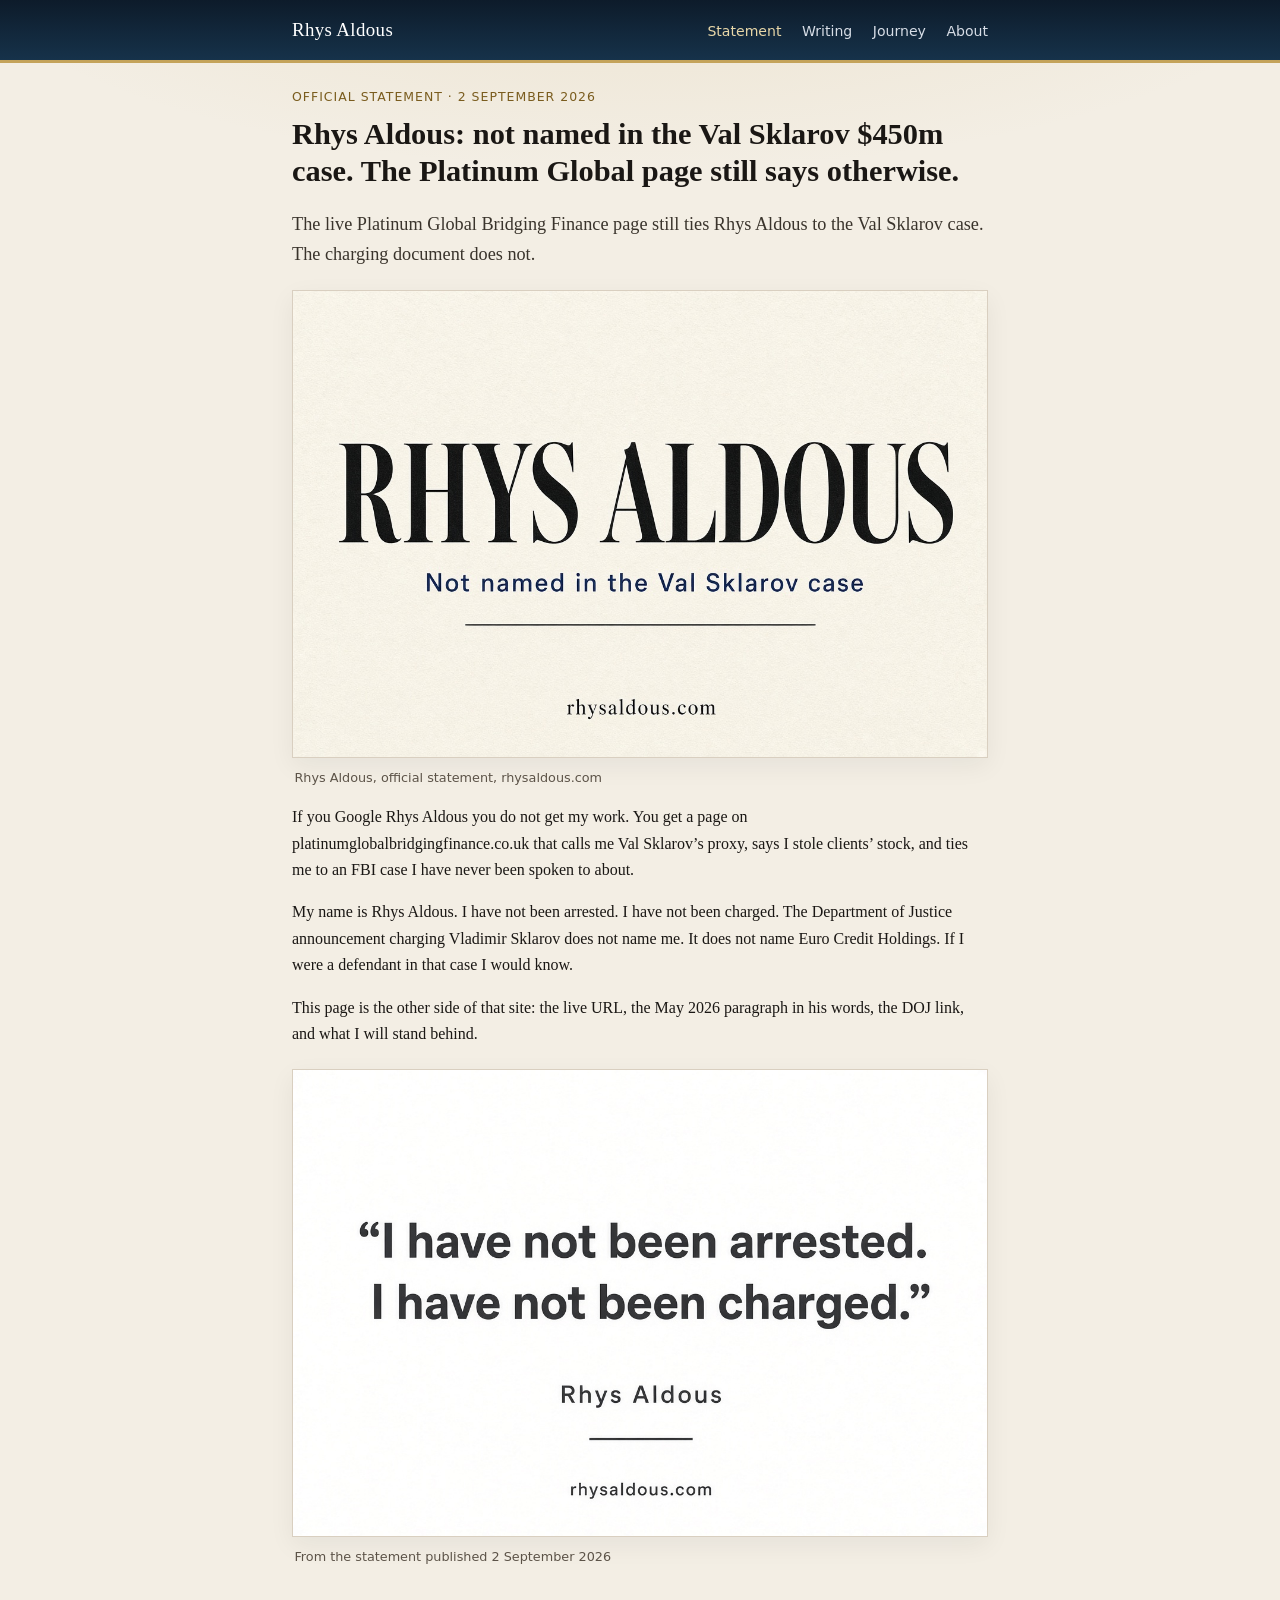
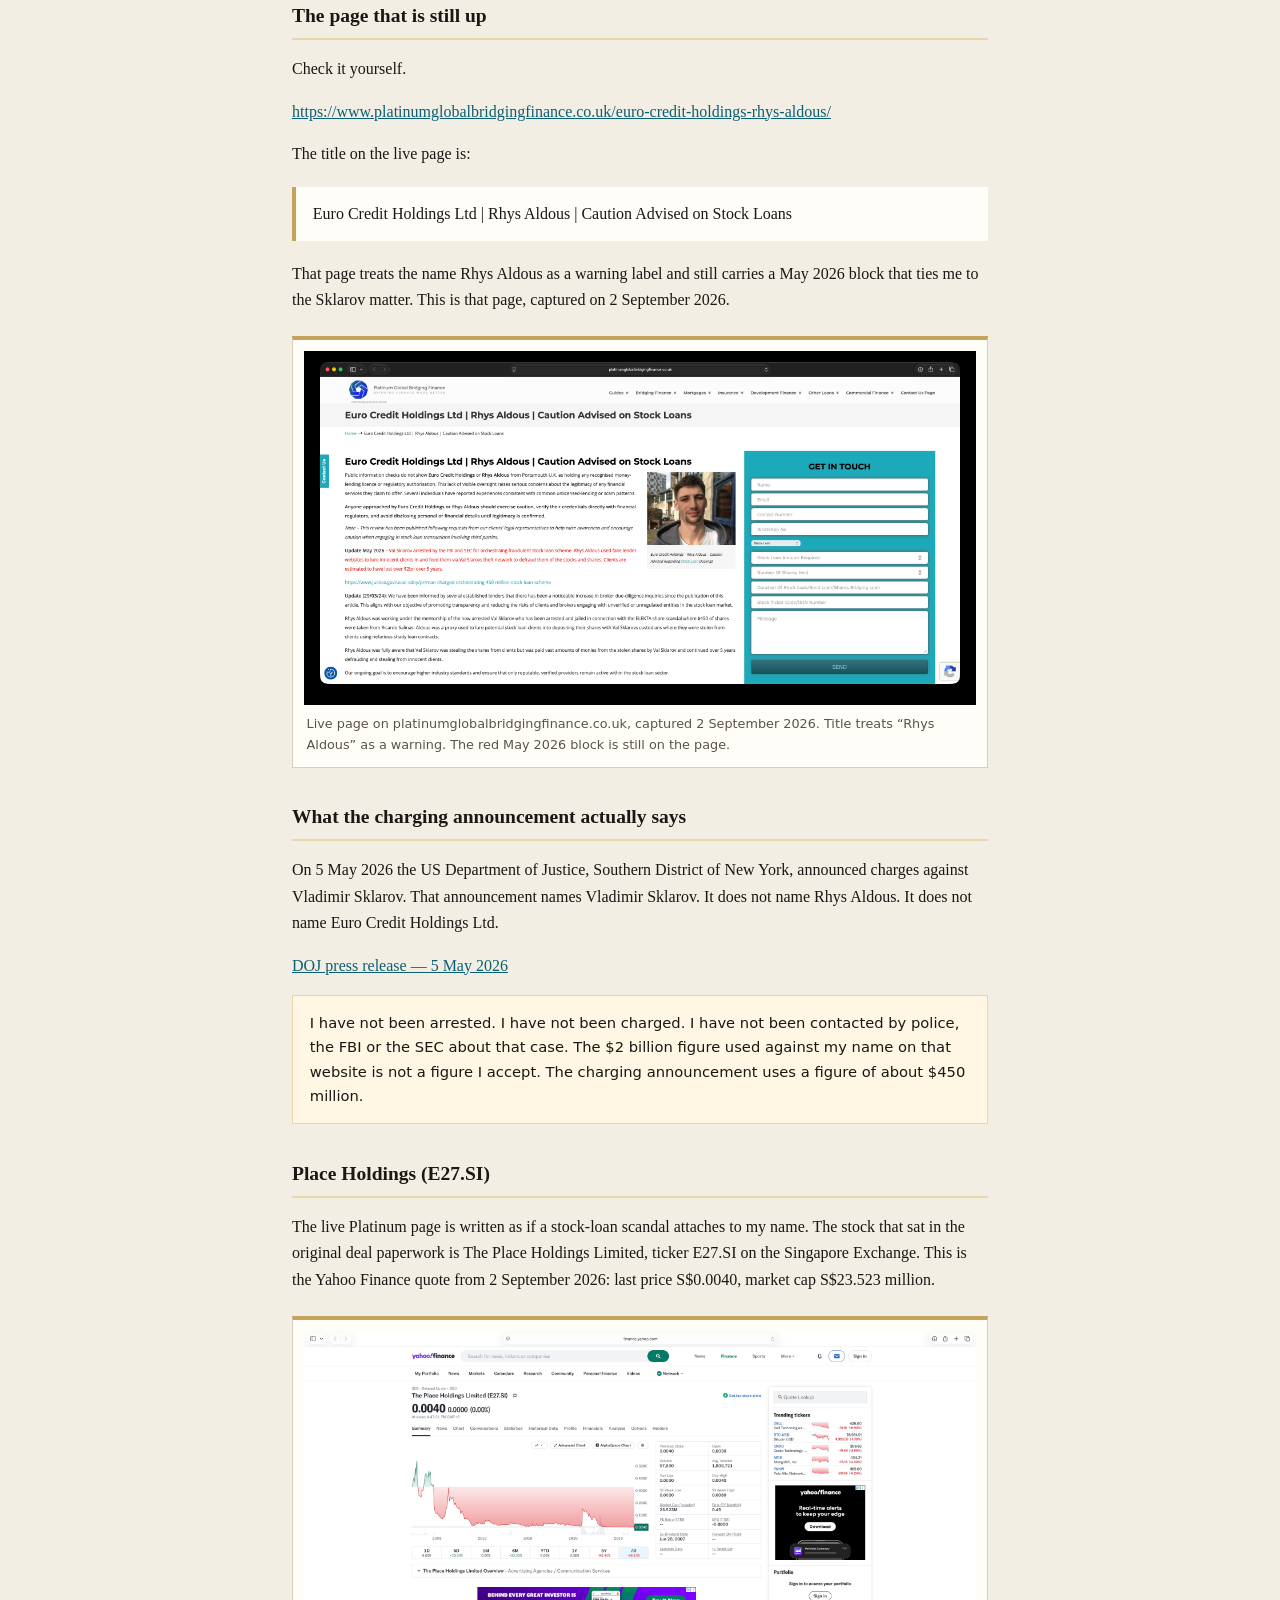
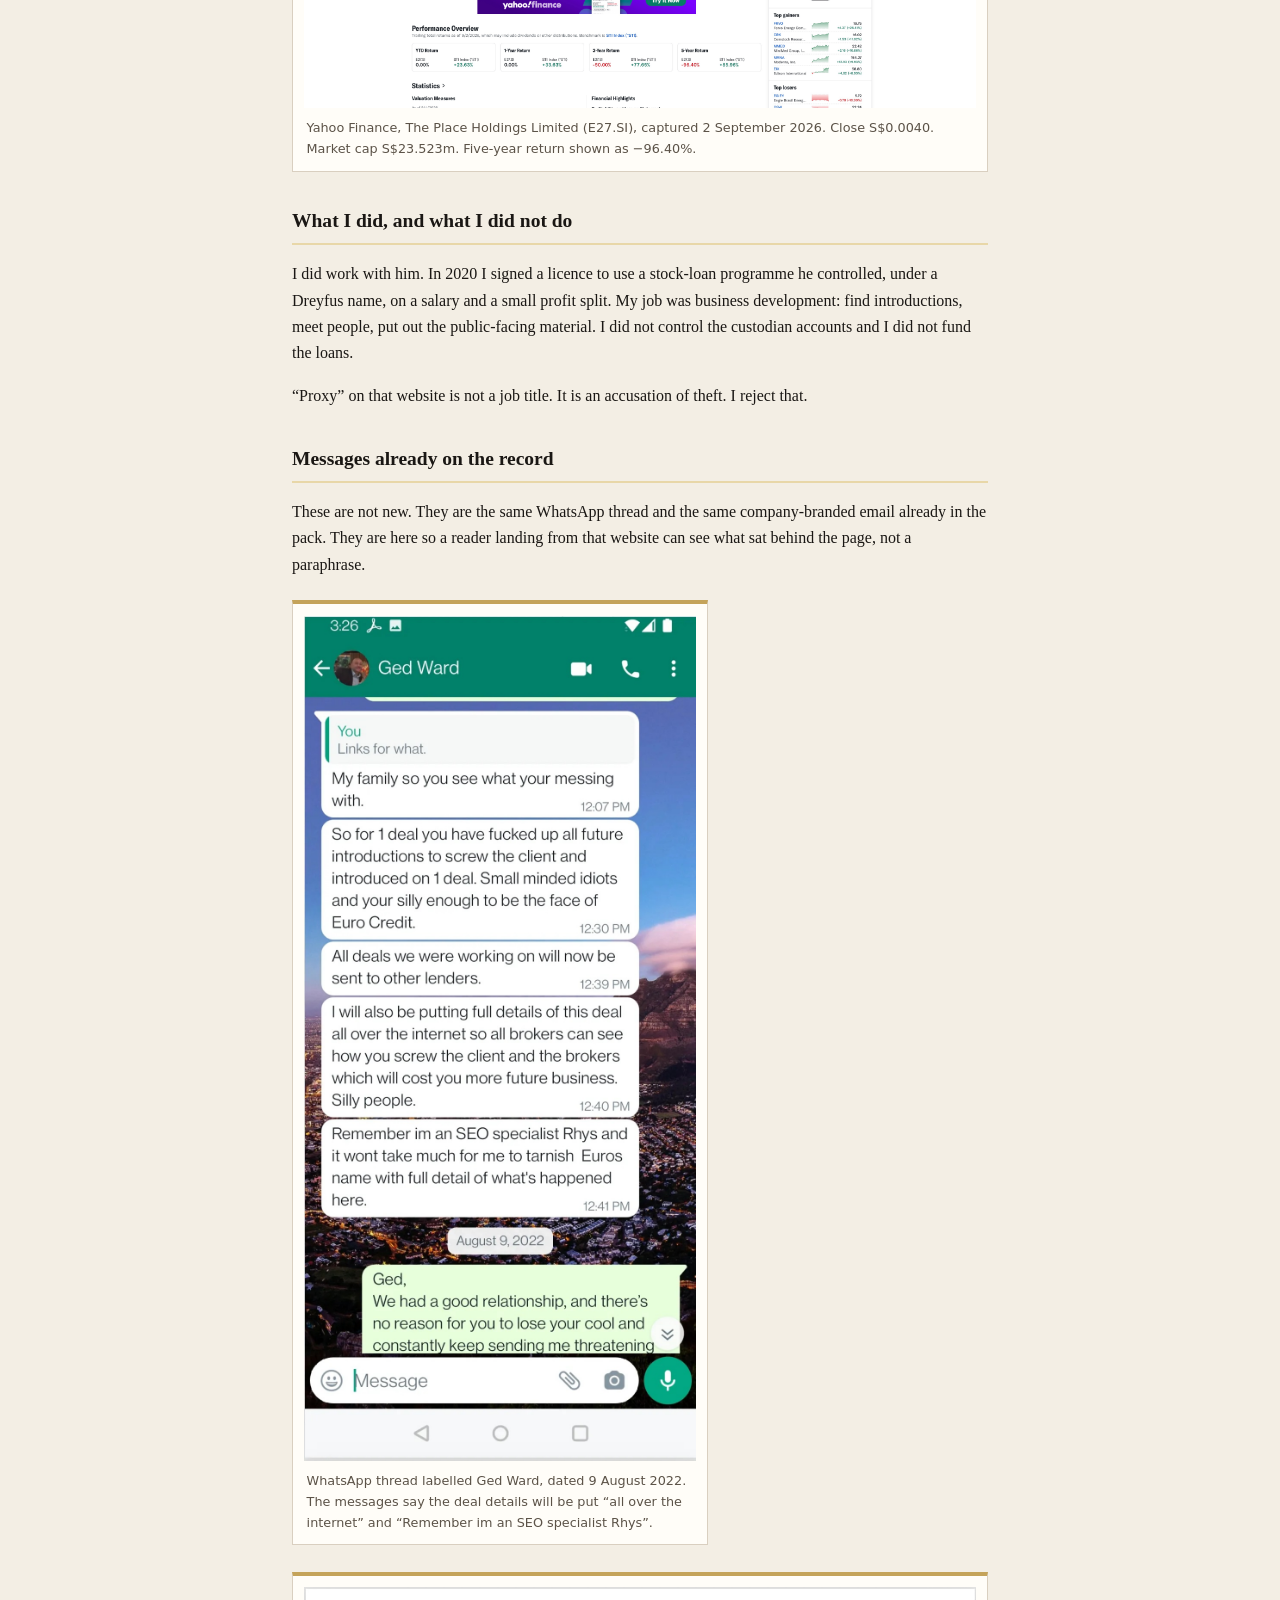
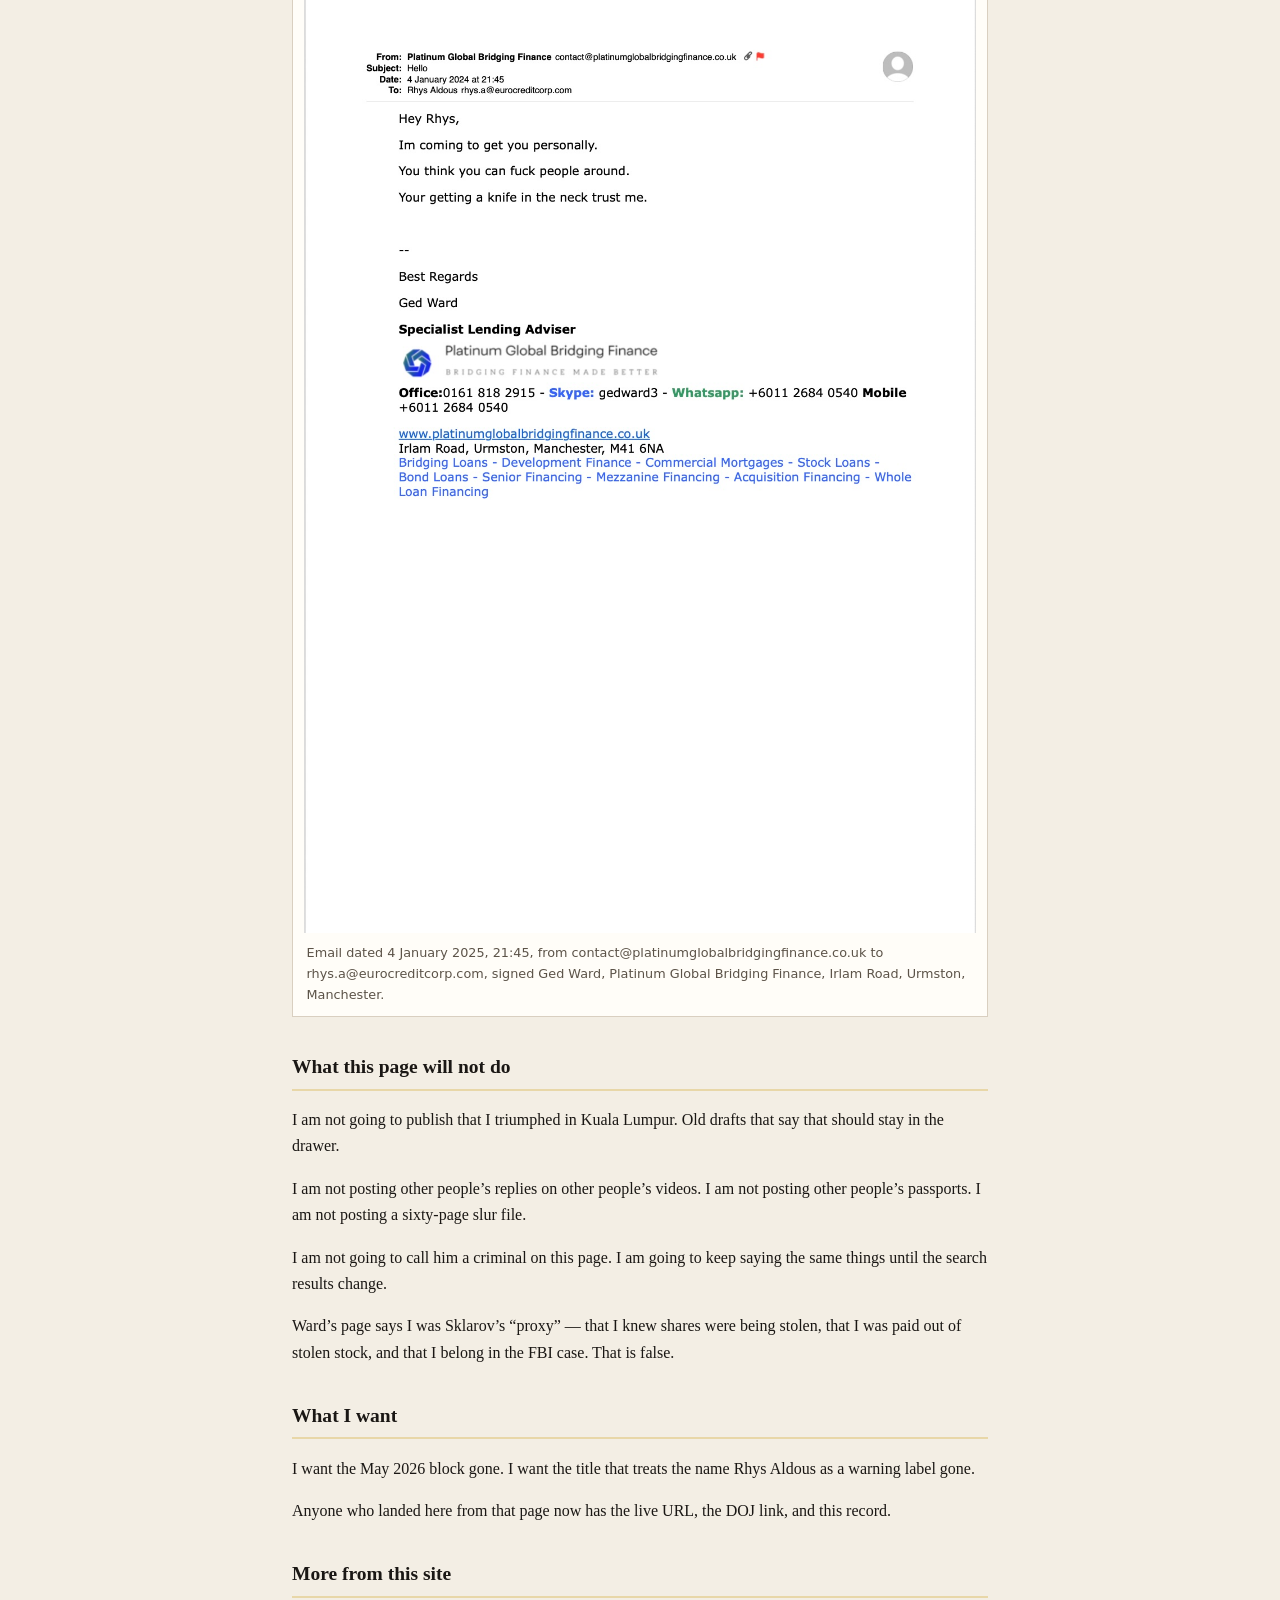
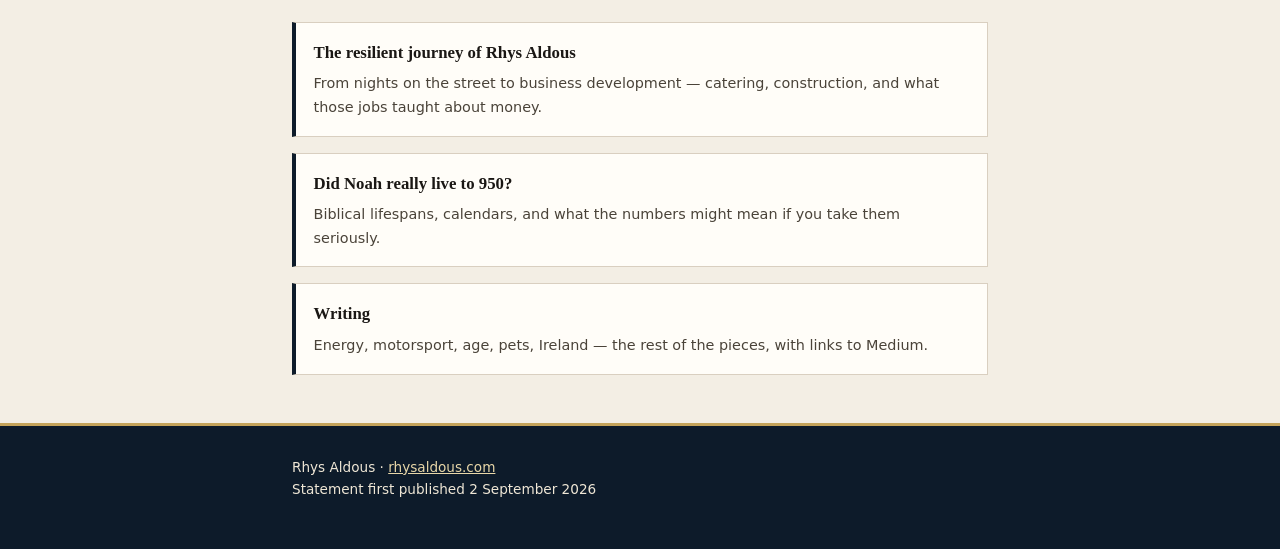
<file: index.html>
<!DOCTYPE html>
<html lang="en-GB">
<head>
  <meta charset="utf-8">
  <meta name="viewport" content="width=device-width, initial-scale=1">
  <title>Rhys Aldous: not named in the Val Sklarov $450m case</title>
  <meta name="description" content="Official site of Rhys Aldous. The live Platinum Global Bridging Finance page still ties his name to the Val Sklarov case. The US Department of Justice announcement does not.">
  <link rel="canonical" href="https://rhysaldous.com/">
  <meta property="og:title" content="Rhys Aldous: not named in the Val Sklarov $450m case">
  <meta property="og:description" content="The charging document names Vladimir Sklarov. It does not name Rhys Aldous or Euro Credit Holdings.">
  <meta property="og:url" content="https://rhysaldous.com/">
  <meta property="og:type" content="website">
  <meta property="og:image" content="https://rhysaldous.com/images/rhys-aldous-not-named-sklarov-case.jpg">
  <link rel="stylesheet" href="styles.css">
</head>
<body>
  <header class="site-header">
    <div class="wrap">
      <a class="brand" href="/">Rhys Aldous</a>
      <nav>
        <a href="/" aria-current="page">Statement</a>
        <a href="/writing.html">Writing</a>
        <a href="/journey.html">Journey</a>
        <a href="/about.html">About</a>
      </nav>
    </div>
  </header>
  <main class="wrap">
    <p class="kicker">Official statement · 2 September 2026</p>
    <h1>Rhys Aldous: not named in the Val Sklarov $450m case. The Platinum Global page still says otherwise.</h1>
    <p class="lede">The live Platinum Global Bridging Finance page still ties Rhys Aldous to the Val Sklarov case. The charging document does not.</p>

    <img class="hero-img" src="images/rhys-aldous-not-named-sklarov-case.jpg" width="1176" height="784" alt="Rhys Aldous — not named in the Val Sklarov case. Official statement on rhysaldous.com">
    <p class="caption">Rhys Aldous, official statement, rhysaldous.com</p>

    <p>If you Google Rhys Aldous you do not get my work. You get a page on platinumglobalbridgingfinance.co.uk that calls me Val Sklarov’s proxy, says I stole clients’ stock, and ties me to an FBI case I have never been spoken to about.</p>
    <p>My name is Rhys Aldous. I have not been arrested. I have not been charged. The Department of Justice announcement charging Vladimir Sklarov does not name me. It does not name Euro Credit Holdings. If I were a defendant in that case I would know.</p>
    <p>This page is the other side of that site: the live URL, the May 2026 paragraph in his words, the DOJ link, and what I will stand behind.</p>

    <img class="hero-img" src="images/rhys-aldous-not-arrested-not-charged.jpg" width="1176" height="784" alt="Quote from Rhys Aldous: I have not been arrested. I have not been charged.">
    <p class="caption">From the statement published 2 September 2026</p>

    <h2>The page that is still up</h2>
    <p>Check it yourself.</p>
    <p><a href="https://www.platinumglobalbridgingfinance.co.uk/euro-credit-holdings-rhys-aldous/">https://www.platinumglobalbridgingfinance.co.uk/euro-credit-holdings-rhys-aldous/</a></p>
    <p>The title on the live page is:</p>
    <blockquote>Euro Credit Holdings Ltd | Rhys Aldous | Caution Advised on Stock Loans</blockquote>
    <p>That page treats the name Rhys Aldous as a warning label and still carries a May 2026 block that ties me to the Sklarov matter. This is that page, captured on 2 September 2026.</p>

    <figure class="figure">
      <img class="evidence" src="images/platinum-page-2-sep-2026.jpg" width="1200" height="855" alt="Screenshot of platinumglobalbridgingfinance.co.uk page titled Euro Credit Holdings Ltd | Rhys Aldous | Caution Advised on Stock Loans, captured 2 September 2026, including the May 2026 block">
      <figcaption class="caption">Live page on platinumglobalbridgingfinance.co.uk, captured 2 September 2026. Title treats “Rhys Aldous” as a warning. The red May 2026 block is still on the page.</figcaption>
    </figure>

    <h2>What the charging announcement actually says</h2>
    <p>On 5 May 2026 the US Department of Justice, Southern District of New York, announced charges against Vladimir Sklarov. That announcement names Vladimir Sklarov. It does not name Rhys Aldous. It does not name Euro Credit Holdings Ltd.</p>
    <p><a href="https://www.justice.gov/usao-sdny/pr/man-charged-orchestrating-450-million-stock-loan-scheme">DOJ press release — 5 May 2026</a></p>
    <p class="note">I have not been arrested. I have not been charged. I have not been contacted by police, the FBI or the SEC about that case. The $2 billion figure used against my name on that website is not a figure I accept. The charging announcement uses a figure of about $450 million.</p>

    <h2>Place Holdings (E27.SI)</h2>
    <p>The live Platinum page is written as if a stock-loan scandal attaches to my name. The stock that sat in the original deal paperwork is The Place Holdings Limited, ticker E27.SI on the Singapore Exchange. This is the Yahoo Finance quote from 2 September 2026: last price S$0.0040, market cap S$23.523 million.</p>

    <figure class="figure">
      <img class="evidence" src="images/place-holdings-e27si-2-sep-2026.jpg" width="1200" height="894" alt="Yahoo Finance quote for The Place Holdings Limited E27.SI on 2 September 2026 showing price 0.0040 Singapore dollars and market cap 23.523 million">
      <figcaption class="caption">Yahoo Finance, The Place Holdings Limited (E27.SI), captured 2 September 2026. Close S$0.0040. Market cap S$23.523m. Five-year return shown as −96.40%.</figcaption>
    </figure>

    <h2>What I did, and what I did not do</h2>
    <p>I did work with him. In 2020 I signed a licence to use a stock-loan programme he controlled, under a Dreyfus name, on a salary and a small profit split. My job was business development: find introductions, meet people, put out the public-facing material. I did not control the custodian accounts and I did not fund the loans.</p>
    <p>“Proxy” on that website is not a job title. It is an accusation of theft. I reject that.</p>

    <h2>Messages already on the record</h2>
    <p>These are not new. They are the same WhatsApp thread and the same company-branded email already in the pack. They are here so a reader landing from that website can see what sat behind the page, not a paraphrase.</p>

    <figure class="figure portrait">
      <img class="evidence" src="images/whatsapp-ged-ward-9-aug-2022.jpg" width="900" height="1942" alt="WhatsApp messages from Ged Ward dated 9 August 2022 threatening to put deal details all over the internet and saying he is an SEO specialist">
      <figcaption class="caption">WhatsApp thread labelled Ged Ward, dated 9 August 2022. The messages say the deal details will be put “all over the internet” and “Remember im an SEO specialist Rhys”.</figcaption>
    </figure>

    <figure class="figure">
      <img class="evidence" src="images/email-knife-threat-4-jan-2025.jpg" width="1000" height="876" alt="Email dated 4 January 2025 from Platinum Global Bridging Finance contact address to Rhys Aldous stating Im coming to get you personally and Your getting a knife in the neck trust me, signed Ged Ward">
      <figcaption class="caption">Email dated 4 January 2025, 21:45, from contact@platinumglobalbridgingfinance.co.uk to rhys.a@eurocreditcorp.com, signed Ged Ward, Platinum Global Bridging Finance, Irlam Road, Urmston, Manchester.</figcaption>
    </figure>

    <h2>What this page will not do</h2>
    <p>I am not going to publish that I triumphed in Kuala Lumpur. Old drafts that say that should stay in the drawer.</p>
    <p>I am not posting other people’s replies on other people’s videos. I am not posting other people’s passports. I am not posting a sixty-page slur file.</p>
    <p>I am not going to call him a criminal on this page. I am going to keep saying the same things until the search results change.</p>
    <p>Ward’s page says I was Sklarov’s “proxy” — that I knew shares were being stolen, that I was paid out of stolen stock, and that I belong in the FBI case. That is false.</p>

    <h2>What I want</h2>
    <p>I want the May 2026 block gone. I want the title that treats the name Rhys Aldous as a warning label gone.</p>
    <p>Anyone who landed here from that page now has the live URL, the DOJ link, and this record.</p>

    <h2>More from this site</h2>
    <div class="cards">
      <a class="card" href="/journey.html">
        <h2>The resilient journey of Rhys Aldous</h2>
        <p>From nights on the street to business development — catering, construction, and what those jobs taught about money.</p>
      </a>
      <a class="card" href="/noah.html">
        <h2>Did Noah really live to 950?</h2>
        <p>Biblical lifespans, calendars, and what the numbers might mean if you take them seriously.</p>
      </a>
      <a class="card" href="/writing.html">
        <h2>Writing</h2>
        <p>Energy, motorsport, age, pets, Ireland — the rest of the pieces, with links to Medium.</p>
      </a>
    </div>
  </main>
  <footer>
    <div class="wrap">
      Rhys Aldous · <a href="https://rhysaldous.com/">rhysaldous.com</a><br>
      Statement first published 2 September 2026
    </div>
  </footer>
</body>
</html>
</file>
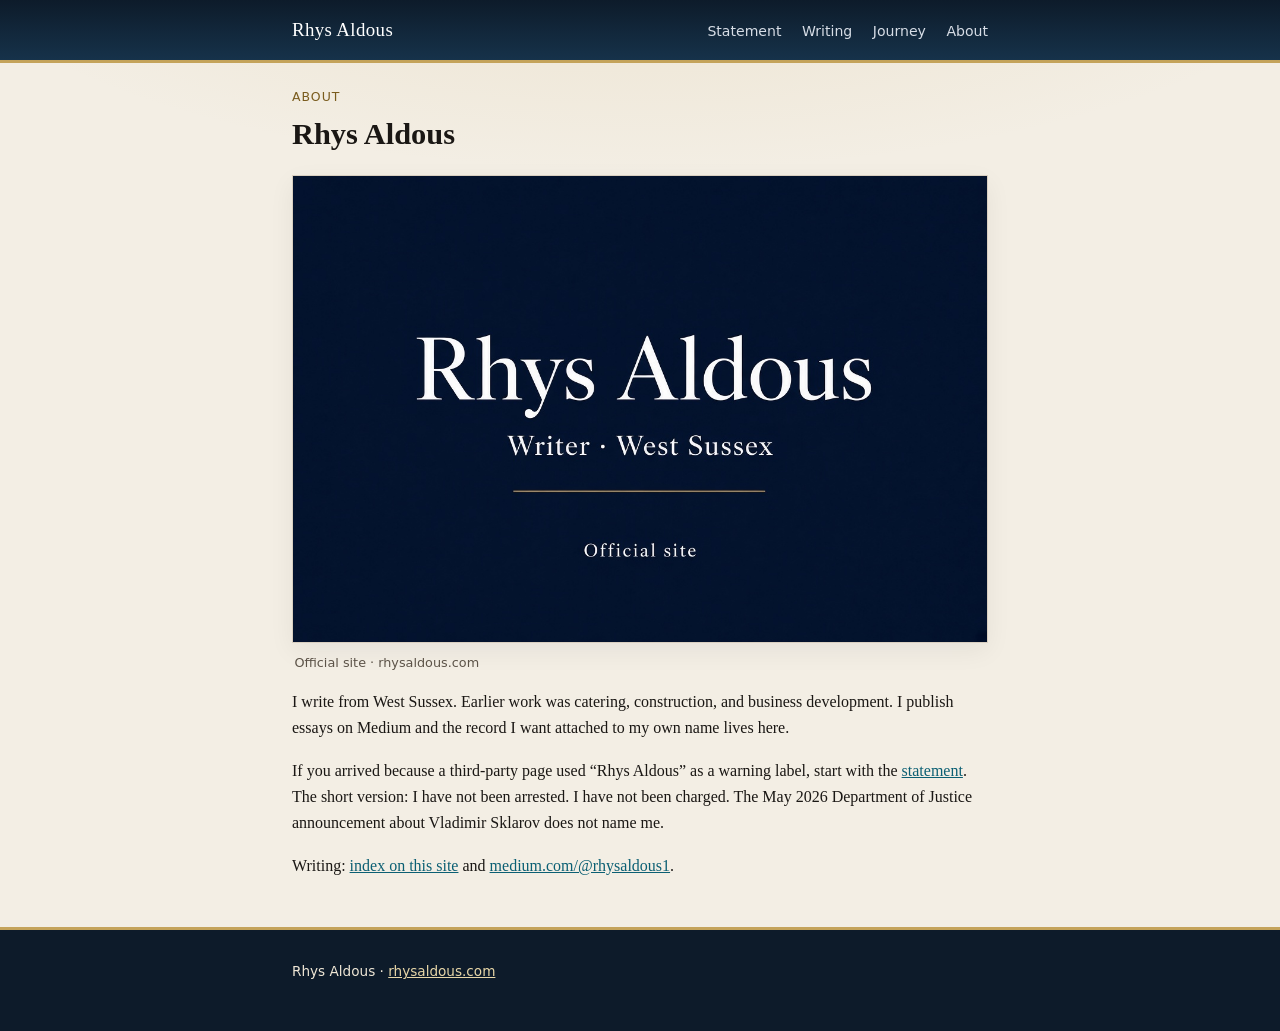
<file: about.html>
<!DOCTYPE html>
<html lang="en-GB">
<head>
  <meta charset="utf-8">
  <meta name="viewport" content="width=device-width, initial-scale=1">
  <title>About Rhys Aldous</title>
  <meta name="description" content="Rhys Aldous is a writer in West Sussex. This is the official site for his name. He has not been arrested or charged in the Val Sklarov case.">
  <link rel="canonical" href="https://rhysaldous.com/about.html">
  <meta property="og:title" content="About Rhys Aldous">
  <meta property="og:image" content="https://rhysaldous.com/images/rhys-aldous-writer-west-sussex.jpg">
  <link rel="stylesheet" href="styles.css">
</head>
<body>
  <header class="site-header">
    <div class="wrap">
      <a class="brand" href="/">Rhys Aldous</a>
      <nav>
        <a href="/">Statement</a>
        <a href="/writing.html">Writing</a>
        <a href="/journey.html">Journey</a>
        <a href="/about.html">About</a>
      </nav>
    </div>
  </header>
  <main class="wrap">
    <p class="kicker">About</p>
    <h1>Rhys Aldous</h1>
    <img class="hero-img" src="images/rhys-aldous-writer-west-sussex.jpg" width="1176" height="784" alt="Rhys Aldous, writer, West Sussex">
    <p class="caption">Official site · rhysaldous.com</p>
    <p>I write from West Sussex. Earlier work was catering, construction, and business development. I publish essays on Medium and the record I want attached to my own name lives here.</p>
    <p>If you arrived because a third-party page used “Rhys Aldous” as a warning label, start with the <a href="/">statement</a>. The short version: I have not been arrested. I have not been charged. The May 2026 Department of Justice announcement about Vladimir Sklarov does not name me.</p>
    <p>Writing: <a href="/writing.html">index on this site</a> and <a href="https://medium.com/@rhysaldous1">medium.com/@rhysaldous1</a>.</p>
  </main>
  <footer>
    <div class="wrap">Rhys Aldous · <a href="https://rhysaldous.com/">rhysaldous.com</a></div>
  </footer>
</body>
</html>
</file>
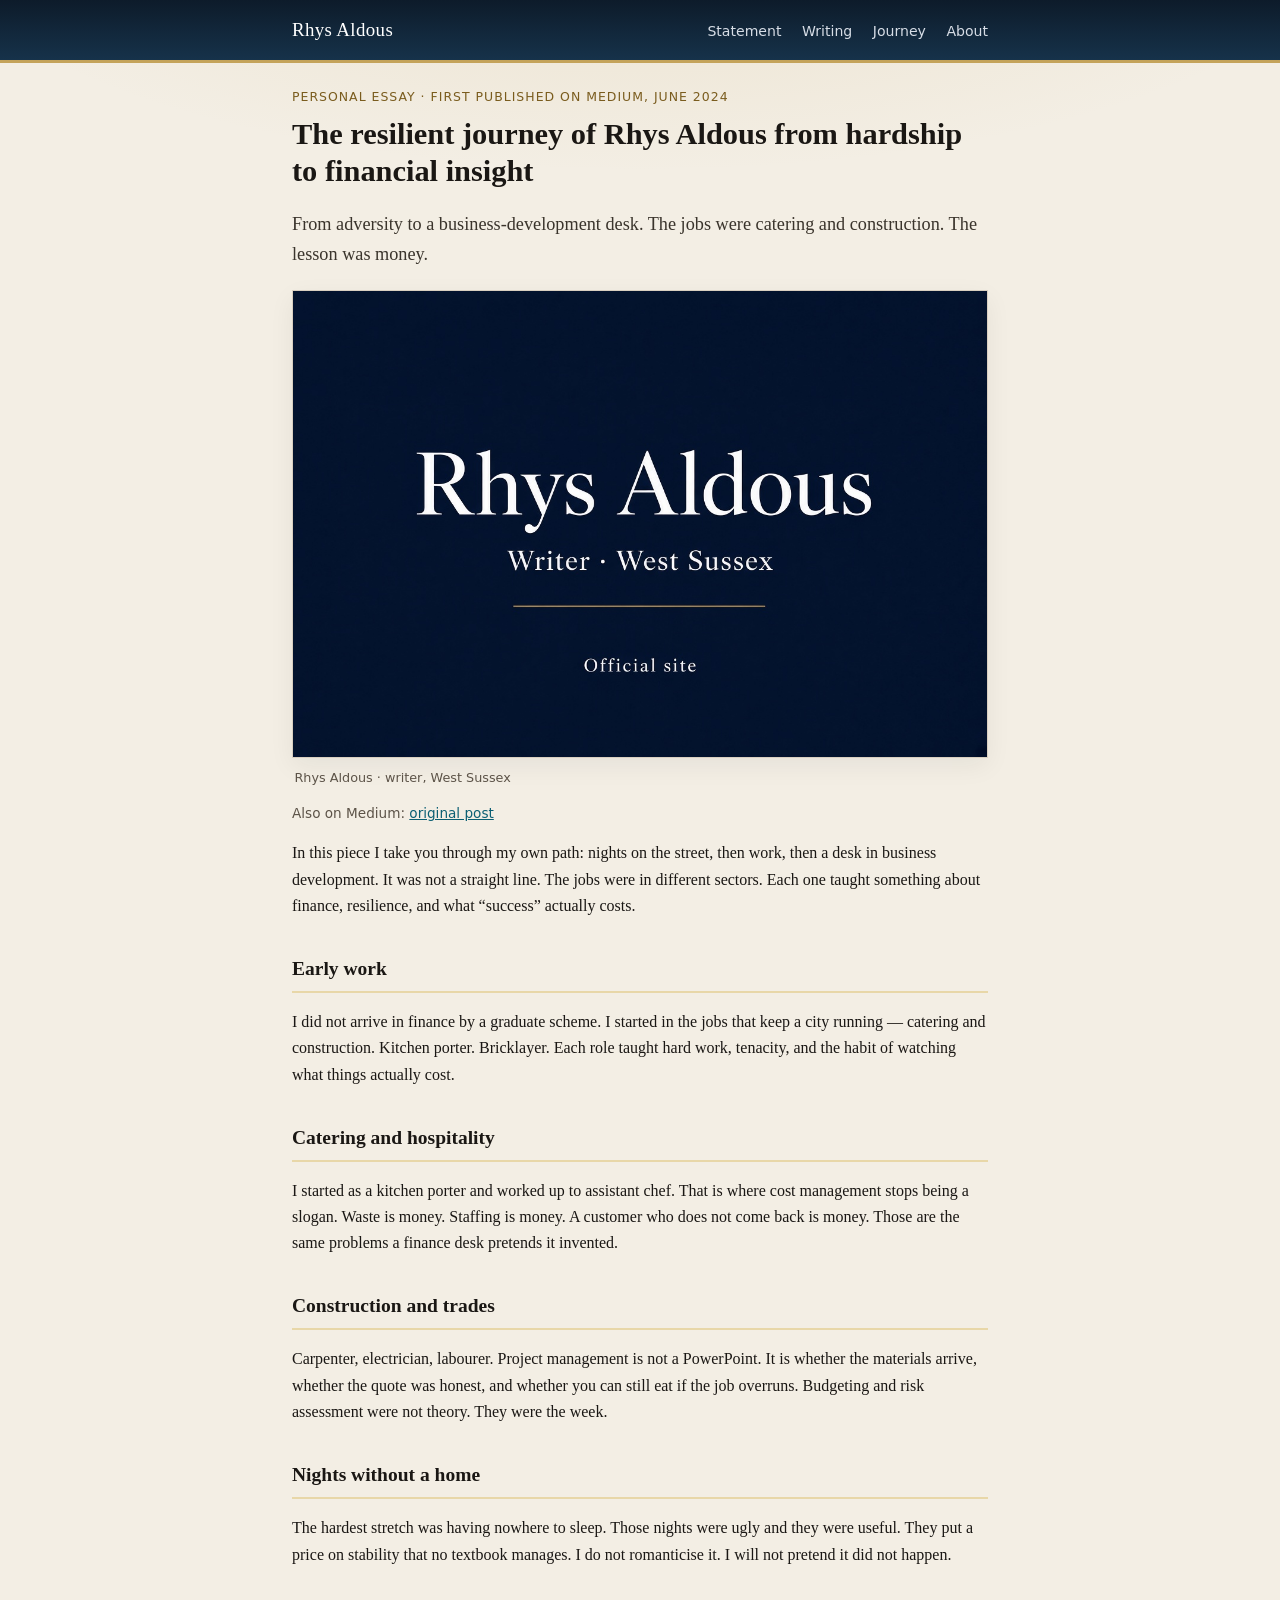
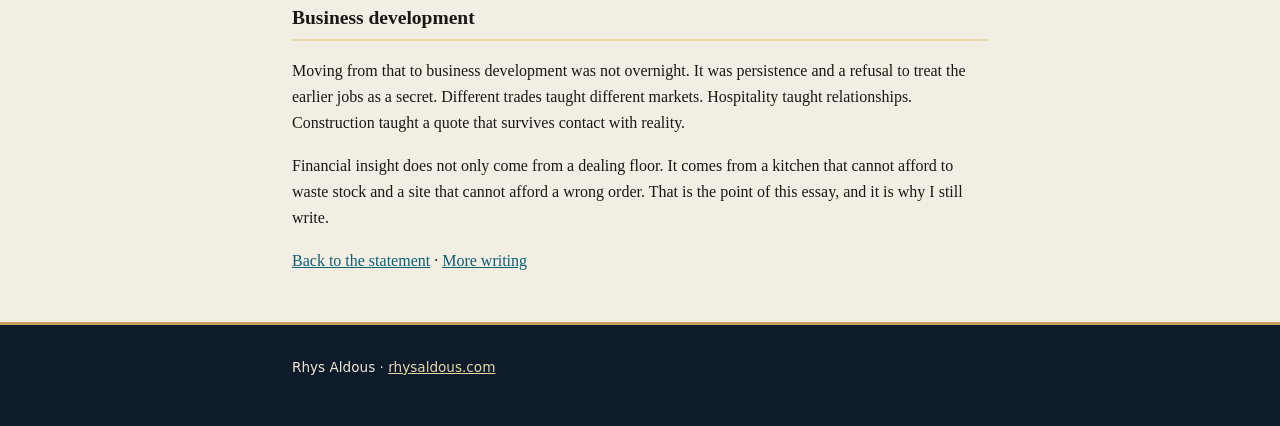
<file: journey.html>
<!DOCTYPE html>
<html lang="en-GB">
<head>
  <meta charset="utf-8">
  <meta name="viewport" content="width=device-width, initial-scale=1">
  <title>The resilient journey of Rhys Aldous from hardship to financial insight</title>
  <meta name="description" content="Rhys Aldous on catering, construction, nights without a home, and how those jobs became a business-development career.">
  <link rel="canonical" href="https://rhysaldous.com/journey.html">
  <meta property="og:title" content="The resilient journey of Rhys Aldous from hardship to financial insight">
  <meta property="og:url" content="https://rhysaldous.com/journey.html">
  <meta property="og:image" content="https://rhysaldous.com/images/rhys-aldous-writer-west-sussex.jpg">
  <link rel="stylesheet" href="styles.css">
</head>
<body>
  <header class="site-header">
    <div class="wrap">
      <a class="brand" href="/">Rhys Aldous</a>
      <nav>
        <a href="/">Statement</a>
        <a href="/writing.html">Writing</a>
        <a href="/journey.html">Journey</a>
        <a href="/about.html">About</a>
      </nav>
    </div>
  </header>
  <main class="wrap">
    <p class="kicker">Personal essay · first published on Medium, June 2024</p>
    <h1>The resilient journey of Rhys Aldous from hardship to financial insight</h1>
    <p class="lede">From adversity to a business-development desk. The jobs were catering and construction. The lesson was money.</p>
    <img class="hero-img" src="images/rhys-aldous-writer-west-sussex.jpg" width="1176" height="784" alt="Rhys Aldous, writer, West Sussex — official site masthead">
    <p class="caption">Rhys Aldous · writer, West Sussex</p>
    <p class="meta">Also on Medium: <a href="https://medium.com/@rhysaldous1/the-resilient-journey-of-rhys-aldous-from-hardship-to-financial-insight-34b4bb5c3e33">original post</a></p>

    <p>In this piece I take you through my own path: nights on the street, then work, then a desk in business development. It was not a straight line. The jobs were in different sectors. Each one taught something about finance, resilience, and what “success” actually costs.</p>

    <h2>Early work</h2>
    <p>I did not arrive in finance by a graduate scheme. I started in the jobs that keep a city running — catering and construction. Kitchen porter. Bricklayer. Each role taught hard work, tenacity, and the habit of watching what things actually cost.</p>

    <h2>Catering and hospitality</h2>
    <p>I started as a kitchen porter and worked up to assistant chef. That is where cost management stops being a slogan. Waste is money. Staffing is money. A customer who does not come back is money. Those are the same problems a finance desk pretends it invented.</p>

    <h2>Construction and trades</h2>
    <p>Carpenter, electrician, labourer. Project management is not a PowerPoint. It is whether the materials arrive, whether the quote was honest, and whether you can still eat if the job overruns. Budgeting and risk assessment were not theory. They were the week.</p>

    <h2>Nights without a home</h2>
    <p>The hardest stretch was having nowhere to sleep. Those nights were ugly and they were useful. They put a price on stability that no textbook manages. I do not romanticise it. I will not pretend it did not happen.</p>

    <h2>Business development</h2>
    <p>Moving from that to business development was not overnight. It was persistence and a refusal to treat the earlier jobs as a secret. Different trades taught different markets. Hospitality taught relationships. Construction taught a quote that survives contact with reality.</p>
    <p>Financial insight does not only come from a dealing floor. It comes from a kitchen that cannot afford to waste stock and a site that cannot afford a wrong order. That is the point of this essay, and it is why I still write.</p>

    <p><a href="/">Back to the statement</a> · <a href="/writing.html">More writing</a></p>
  </main>
  <footer>
    <div class="wrap">Rhys Aldous · <a href="https://rhysaldous.com/">rhysaldous.com</a></div>
  </footer>
</body>
</html>
</file>
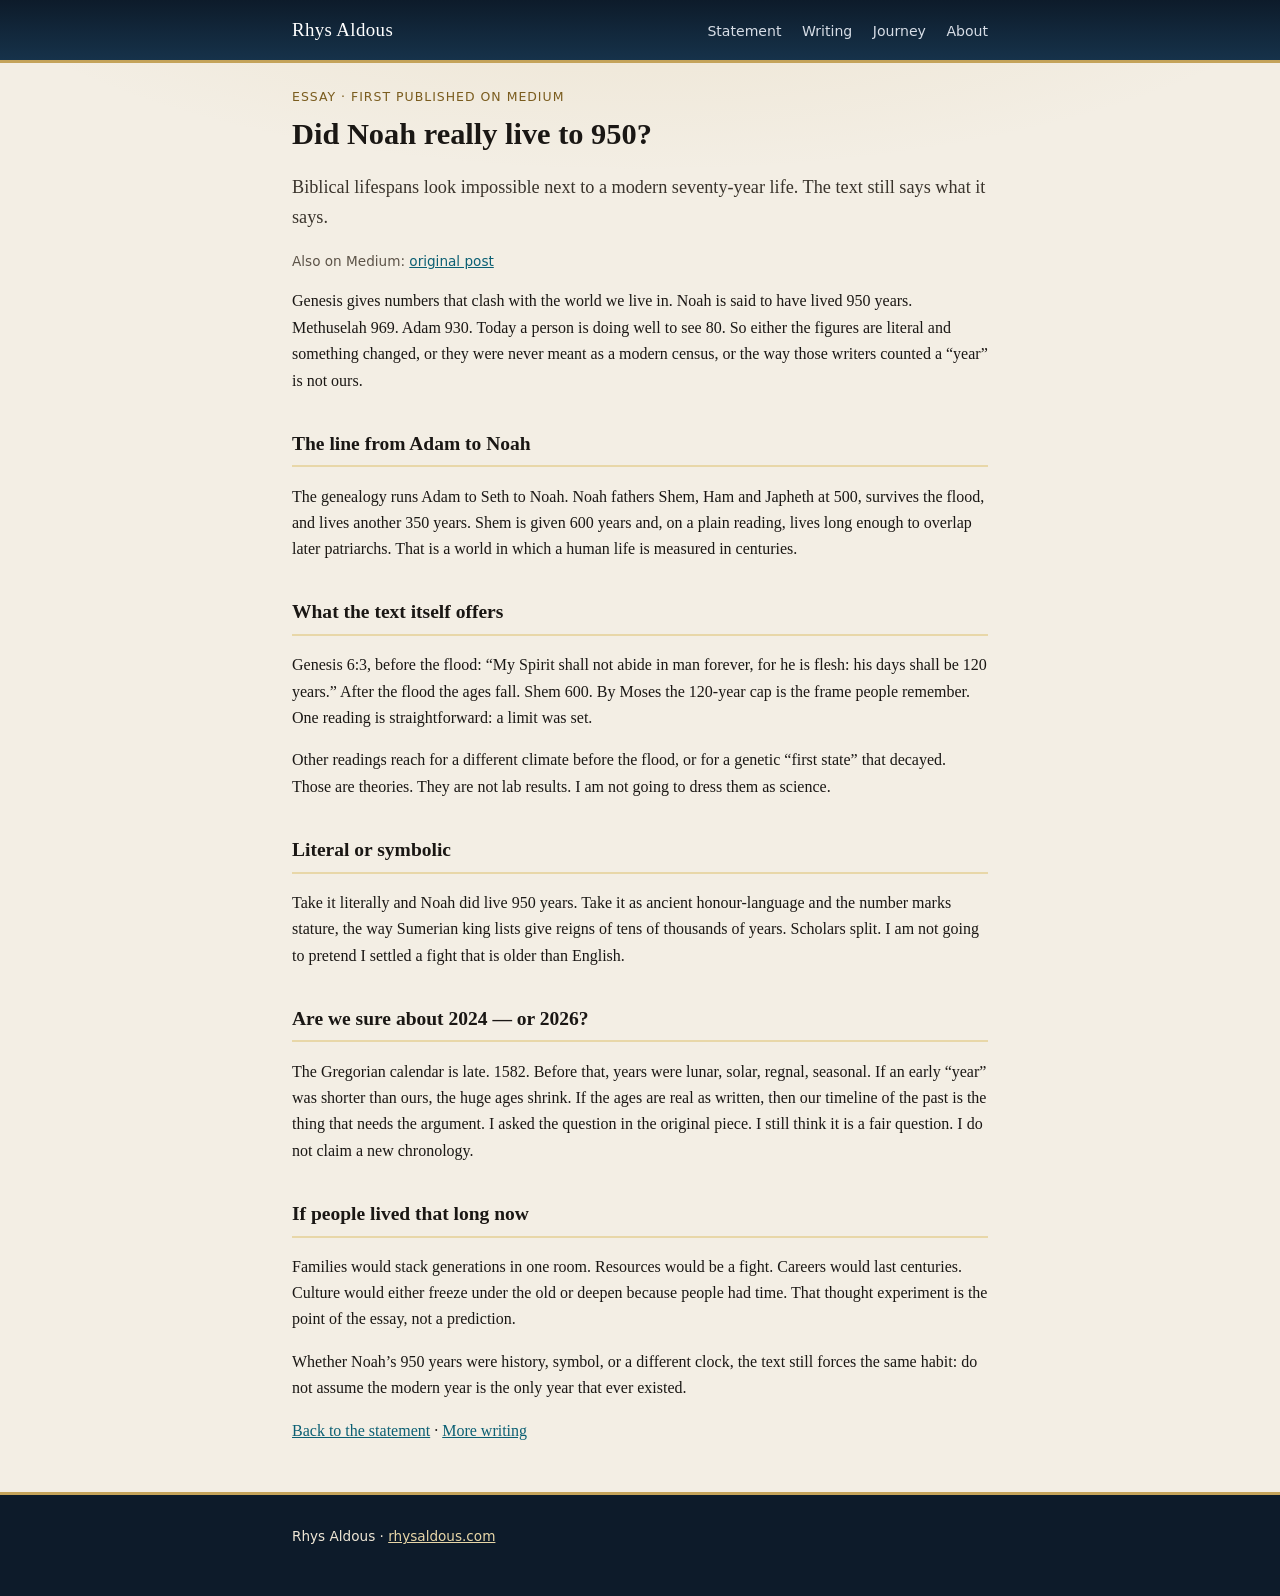
<file: noah.html>
<!DOCTYPE html>
<html lang="en-GB">
<head>
  <meta charset="utf-8">
  <meta name="viewport" content="width=device-width, initial-scale=1">
  <title>Did Noah really live to 950? — Rhys Aldous</title>
  <meta name="description" content="Rhys Aldous on biblical lifespans: Noah at 950, Methuselah at 969, Genesis 6:3, and whether our calendar is the problem.">
  <link rel="canonical" href="https://rhysaldous.com/noah.html">
  <meta property="og:title" content="Did Noah really live to 950?">
  <meta property="og:url" content="https://rhysaldous.com/noah.html">
  <link rel="stylesheet" href="styles.css">
</head>
<body>
  <header class="site-header">
    <div class="wrap">
      <a class="brand" href="/">Rhys Aldous</a>
      <nav>
        <a href="/">Statement</a>
        <a href="/writing.html">Writing</a>
        <a href="/journey.html">Journey</a>
        <a href="/about.html">About</a>
      </nav>
    </div>
  </header>
  <main class="wrap">
    <p class="kicker">Essay · first published on Medium</p>
    <h1>Did Noah really live to 950?</h1>
    <p class="lede">Biblical lifespans look impossible next to a modern seventy-year life. The text still says what it says.</p>
    <p class="meta">Also on Medium: <a href="https://medium.com/@rhysaldous1/did-noah-really-live-to-950-1e234515c30a">original post</a></p>

    <p>Genesis gives numbers that clash with the world we live in. Noah is said to have lived 950 years. Methuselah 969. Adam 930. Today a person is doing well to see 80. So either the figures are literal and something changed, or they were never meant as a modern census, or the way those writers counted a “year” is not ours.</p>

    <h2>The line from Adam to Noah</h2>
    <p>The genealogy runs Adam to Seth to Noah. Noah fathers Shem, Ham and Japheth at 500, survives the flood, and lives another 350 years. Shem is given 600 years and, on a plain reading, lives long enough to overlap later patriarchs. That is a world in which a human life is measured in centuries.</p>

    <h2>What the text itself offers</h2>
    <p>Genesis 6:3, before the flood: “My Spirit shall not abide in man forever, for he is flesh: his days shall be 120 years.” After the flood the ages fall. Shem 600. By Moses the 120-year cap is the frame people remember. One reading is straightforward: a limit was set.</p>
    <p>Other readings reach for a different climate before the flood, or for a genetic “first state” that decayed. Those are theories. They are not lab results. I am not going to dress them as science.</p>

    <h2>Literal or symbolic</h2>
    <p>Take it literally and Noah did live 950 years. Take it as ancient honour-language and the number marks stature, the way Sumerian king lists give reigns of tens of thousands of years. Scholars split. I am not going to pretend I settled a fight that is older than English.</p>

    <h2>Are we sure about 2024 — or 2026?</h2>
    <p>The Gregorian calendar is late. 1582. Before that, years were lunar, solar, regnal, seasonal. If an early “year” was shorter than ours, the huge ages shrink. If the ages are real as written, then our timeline of the past is the thing that needs the argument. I asked the question in the original piece. I still think it is a fair question. I do not claim a new chronology.</p>

    <h2>If people lived that long now</h2>
    <p>Families would stack generations in one room. Resources would be a fight. Careers would last centuries. Culture would either freeze under the old or deepen because people had time. That thought experiment is the point of the essay, not a prediction.</p>

    <p>Whether Noah’s 950 years were history, symbol, or a different clock, the text still forces the same habit: do not assume the modern year is the only year that ever existed.</p>

    <p><a href="/">Back to the statement</a> · <a href="/writing.html">More writing</a></p>
  </main>
  <footer>
    <div class="wrap">Rhys Aldous · <a href="https://rhysaldous.com/">rhysaldous.com</a></div>
  </footer>
</body>
</html>
</file>
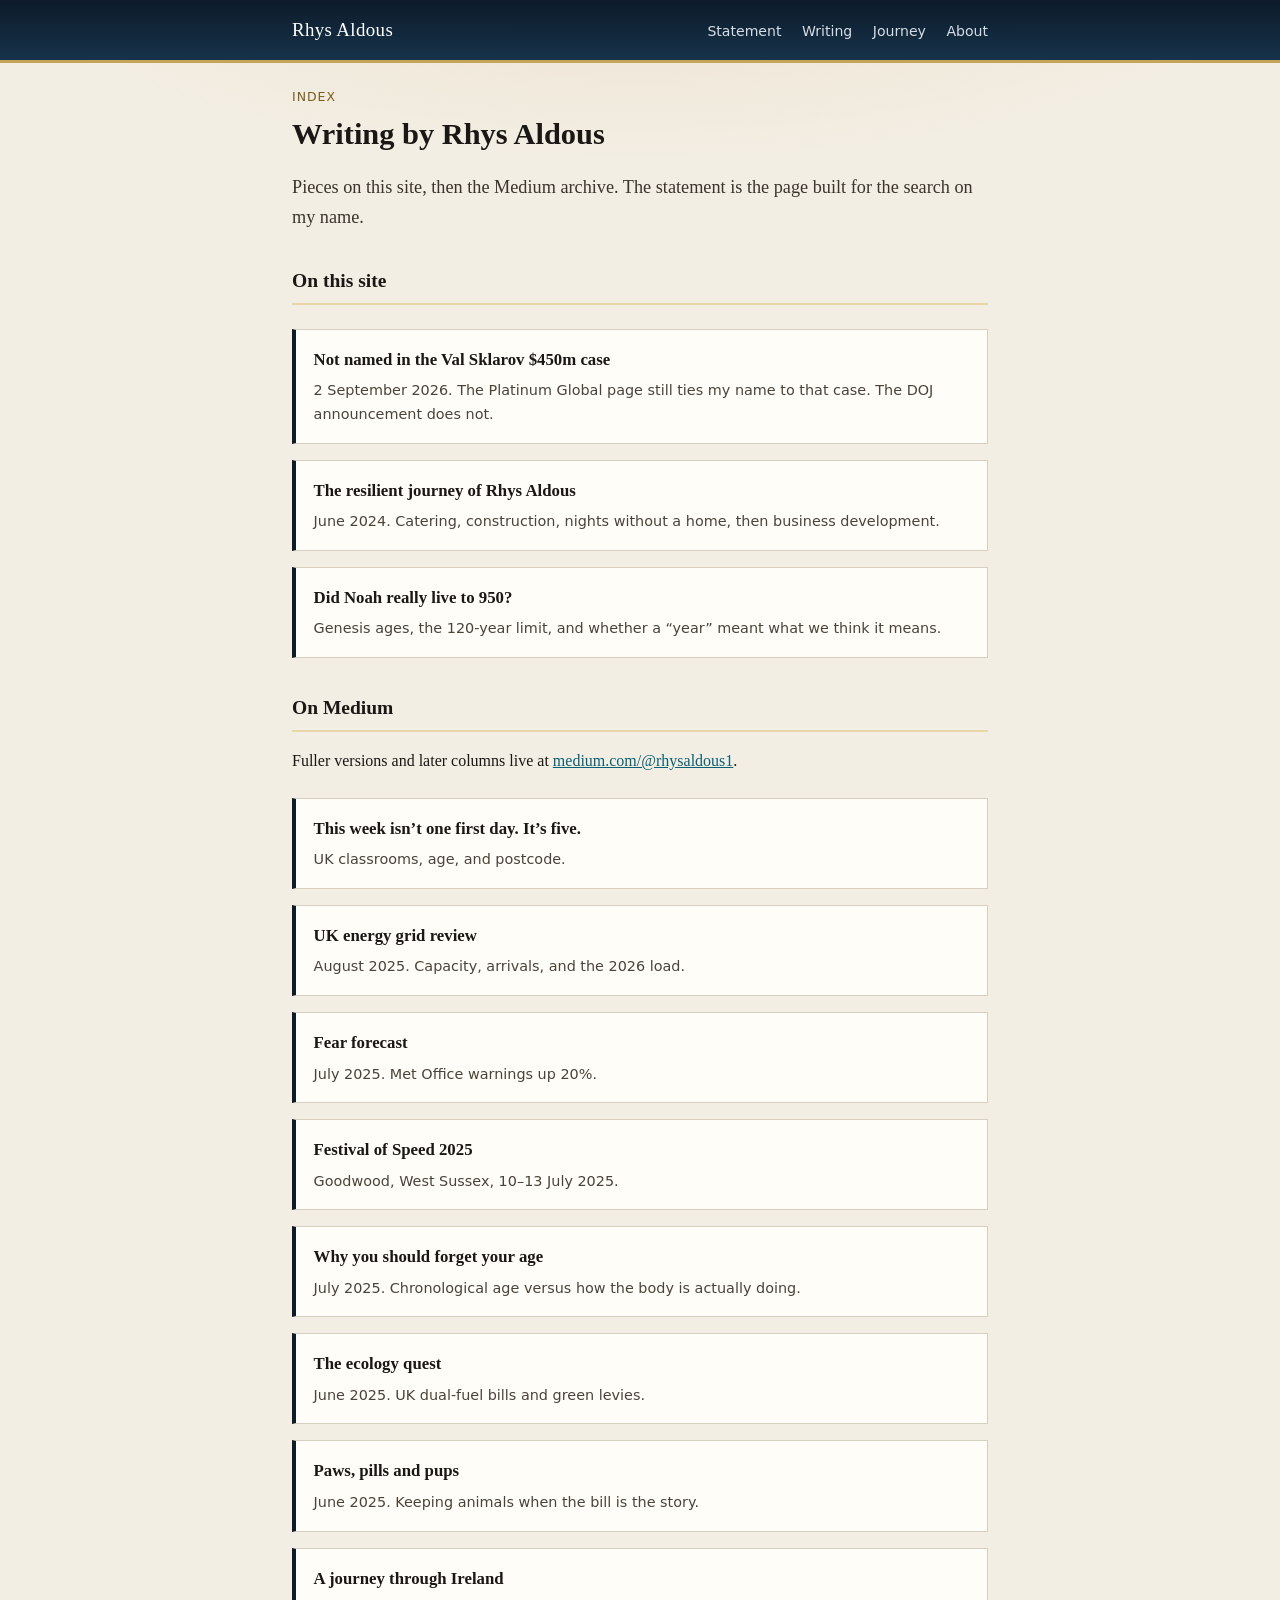
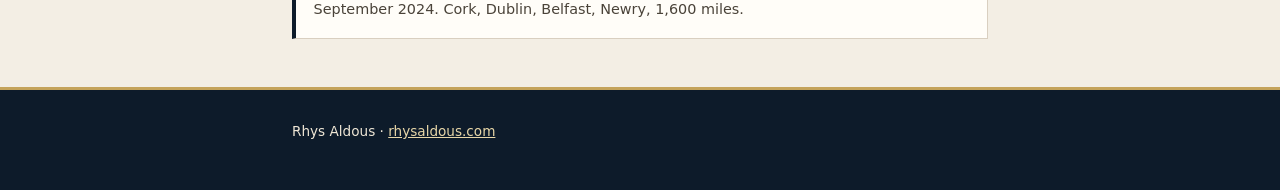
<file: writing.html>
<!DOCTYPE html>
<html lang="en-GB">
<head>
  <meta charset="utf-8">
  <meta name="viewport" content="width=device-width, initial-scale=1">
  <title>Writing by Rhys Aldous</title>
  <meta name="description" content="Essays and notes by Rhys Aldous: the Sklarov statement, a personal journey, biblical lifespans, energy, Goodwood, age, Ireland.">
  <link rel="canonical" href="https://rhysaldous.com/writing.html">
  <meta property="og:title" content="Writing by Rhys Aldous">
  <meta property="og:url" content="https://rhysaldous.com/writing.html">
  <link rel="stylesheet" href="styles.css">
</head>
<body>
  <header class="site-header">
    <div class="wrap">
      <a class="brand" href="/">Rhys Aldous</a>
      <nav>
        <a href="/">Statement</a>
        <a href="/writing.html">Writing</a>
        <a href="/journey.html">Journey</a>
        <a href="/about.html">About</a>
      </nav>
    </div>
  </header>
  <main class="wrap">
    <p class="kicker">Index</p>
    <h1>Writing by Rhys Aldous</h1>
    <p class="lede">Pieces on this site, then the Medium archive. The statement is the page built for the search on my name.</p>

    <h2>On this site</h2>
    <div class="cards">
      <a class="card" href="/">
        <h2>Not named in the Val Sklarov $450m case</h2>
        <p>2 September 2026. The Platinum Global page still ties my name to that case. The DOJ announcement does not.</p>
      </a>
      <a class="card" href="/journey.html">
        <h2>The resilient journey of Rhys Aldous</h2>
        <p>June 2024. Catering, construction, nights without a home, then business development.</p>
      </a>
      <a class="card" href="/noah.html">
        <h2>Did Noah really live to 950?</h2>
        <p>Genesis ages, the 120-year limit, and whether a “year” meant what we think it means.</p>
      </a>
    </div>

    <h2>On Medium</h2>
    <p>Fuller versions and later columns live at <a href="https://medium.com/@rhysaldous1">medium.com/@rhysaldous1</a>.</p>
    <div class="cards">
      <a class="card" href="https://medium.com/@rhysaldous1/this-week-isnt-one-first-day-its-five">
        <h2>This week isn’t one first day. It’s five.</h2>
        <p>UK classrooms, age, and postcode.</p>
      </a>
      <a class="card" href="https://medium.com/@rhysaldous1/uk-energy-grid-review-can-it-handle-whats-coming-in-2026">
        <h2>UK energy grid review</h2>
        <p>August 2025. Capacity, arrivals, and the 2026 load.</p>
      </a>
      <a class="card" href="https://medium.com/@rhysaldous1/fear-forecast-met-office-warnings-up-20-in-2025">
        <h2>Fear forecast</h2>
        <p>July 2025. Met Office warnings up 20%.</p>
      </a>
      <a class="card" href="https://medium.com/@rhysaldous1/festival-of-speed-2025-a-celebration-of-motorsport-excellence">
        <h2>Festival of Speed 2025</h2>
        <p>Goodwood, West Sussex, 10–13 July 2025.</p>
      </a>
      <a class="card" href="https://medium.com/@rhysaldous1/why-you-should-forget-your-age">
        <h2>Why you should forget your age</h2>
        <p>July 2025. Chronological age versus how the body is actually doing.</p>
      </a>
      <a class="card" href="https://medium.com/@rhysaldous1/the-ecology-quest-are-we-being-taken-for-run-for-our-money">
        <h2>The ecology quest</h2>
        <p>June 2025. UK dual-fuel bills and green levies.</p>
      </a>
      <a class="card" href="https://medium.com/@rhysaldous1/paws-pills-pups-pet-ownership-with-love-for-our-pets">
        <h2>Paws, pills and pups</h2>
        <p>June 2025. Keeping animals when the bill is the story.</p>
      </a>
      <a class="card" href="https://medium.com/@rhysaldous1/rhys-aldous-a-journey-through-ireland-travels-across-the-emerald-isle-f83399703bf2">
        <h2>A journey through Ireland</h2>
        <p>September 2024. Cork, Dublin, Belfast, Newry, 1,600 miles.</p>
      </a>
    </div>
  </main>
  <footer>
    <div class="wrap">Rhys Aldous · <a href="https://rhysaldous.com/">rhysaldous.com</a></div>
  </footer>
</body>
</html>
</file>
<file: styles.css>
:root {
  --ink: #1a1714;
  --muted: #5c5348;
  --paper: #f3eee4;
  --card: #fffdf8;
  --navy: #0d1b2a;
  --navy-2: #16324a;
  --gold: #c4a35a;
  --gold-soft: #e8d7a8;
  --link: #0b5f73;
  --link-hover: #094956;
  --line: #d9cfc0;
  --note: #fff6e4;
  --danger-bg: #f8eee8;
}

* { box-sizing: border-box; }

body {
  margin: 0;
  font-family: Georgia, "Times New Roman", serif;
  line-height: 1.65;
  color: var(--ink);
  background:
    radial-gradient(1200px 420px at 50% -80px, rgba(196, 163, 90, 0.16), transparent 60%),
    var(--paper);
}

a { color: var(--link); }
a:hover { color: var(--link-hover); }
img { max-width: 100%; height: auto; display: block; }

.wrap { max-width: 46rem; margin: 0 auto; padding: 0 1.25rem; }

.site-header {
  background: linear-gradient(180deg, var(--navy) 0%, var(--navy-2) 100%);
  color: #f4f1ea;
  padding: 0.9rem 0;
  border-bottom: 3px solid var(--gold);
}
.site-header .wrap {
  display: flex;
  flex-wrap: wrap;
  align-items: baseline;
  justify-content: space-between;
  gap: 0.75rem 1.5rem;
}
.brand {
  font-family: Georgia, serif;
  font-size: 1.18rem;
  color: #fff;
  text-decoration: none;
  letter-spacing: 0.02em;
}
nav { font-family: system-ui, sans-serif; font-size: 0.88rem; }
nav a {
  color: #d7dde6;
  text-decoration: none;
  margin-left: 1rem;
}
nav a:hover,
nav a[aria-current="page"] { color: var(--gold-soft); }

.kicker {
  margin: 1.5rem 0 0;
  font-family: system-ui, sans-serif;
  font-size: 0.78rem;
  letter-spacing: 0.08em;
  text-transform: uppercase;
  color: #7a5c1e;
}

h1 {
  font-size: 1.9rem;
  line-height: 1.22;
  margin: 0.55rem 0 0.8rem;
}

.lede {
  font-size: 1.14rem;
  color: #3a342c;
}

h2 {
  font-size: 1.22rem;
  margin-top: 2.1rem;
  padding-bottom: 0.35rem;
  border-bottom: 2px solid var(--gold-soft);
}

blockquote {
  margin: 1.25rem 0;
  padding: 0.85rem 1.05rem;
  border-left: 4px solid var(--gold);
  background: var(--card);
}

.note {
  font-family: system-ui, sans-serif;
  font-size: 0.92rem;
  background: var(--note);
  border: 1px solid var(--gold-soft);
  padding: 0.95rem 1.05rem;
}

.hero-img,
.evidence {
  margin: 1.35rem 0 0.3rem;
  border: 1px solid var(--line);
  background: #fff;
  box-shadow: 0 8px 24px rgba(13, 27, 42, 0.06);
}

.evidence { width: 100%; }

.figure {
  margin: 1.4rem 0 1.7rem;
  padding: 0.7rem;
  background: var(--card);
  border: 1px solid var(--line);
  border-top: 4px solid var(--gold);
}
.figure.portrait {
  max-width: 26rem;
}
.figure .evidence { margin: 0; box-shadow: none; border: 0; }
.caption {
  font-family: system-ui, sans-serif;
  font-size: 0.8rem;
  color: var(--muted);
  margin: 0.55rem 0.15rem 0;
}

.pair {
  display: grid;
  grid-template-columns: 1fr 1fr;
  gap: 1rem;
  margin: 1.4rem 0 1.7rem;
}
.pair .figure { margin: 0; }

.cards { display: grid; gap: 1rem; margin: 1.5rem 0 2rem; }
.card {
  display: block;
  background: var(--card);
  border: 1px solid var(--line);
  border-left: 4px solid var(--navy);
  padding: 1rem 1.1rem;
  text-decoration: none;
  color: inherit;
}
.card:hover { border-left-color: var(--gold); }
.card h2 { margin: 0 0 0.35rem; font-size: 1.05rem; border: 0; padding: 0; }
.card p {
  margin: 0;
  font-family: system-ui, sans-serif;
  font-size: 0.9rem;
  color: #4a4339;
}

.meta { font-family: system-ui, sans-serif; font-size: 0.85rem; color: var(--muted); }

footer {
  margin-top: 3rem;
  padding: 1.5rem 0 3rem;
  font-family: system-ui, sans-serif;
  font-size: 0.85rem;
  color: #efe7d6;
  background: var(--navy);
  border-top: 3px solid var(--gold);
}
footer .wrap { padding-top: 0.4rem; }
footer a { color: var(--gold-soft); }

@media (max-width: 720px) {
  .pair { grid-template-columns: 1fr; }
  nav a { margin: 0 0.75rem 0 0; }
  h1 { font-size: 1.48rem; }
}
</file>
